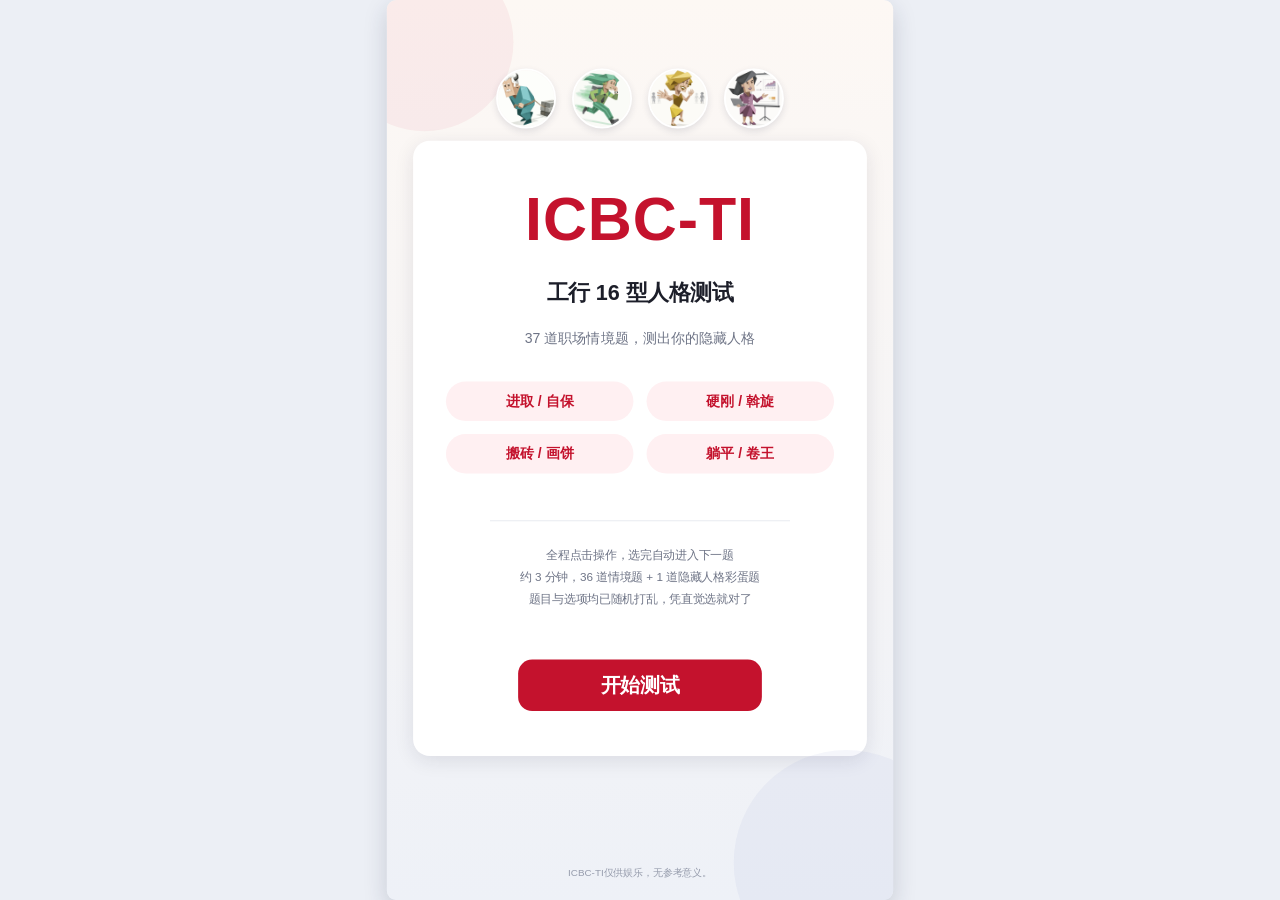
<file: index.html>
<!DOCTYPE html>
<html lang="zh-CN">
<head>
<meta charset="utf-8">
<title>ICBC-TI 人格测试</title>
<meta http-equiv="refresh" content="0; url=web/index.html">
<script>location.href = 'web/index.html';</script>
</head>
<body>正在跳转到 ICBC-TI 人格测试…</body>
</html>
</file>
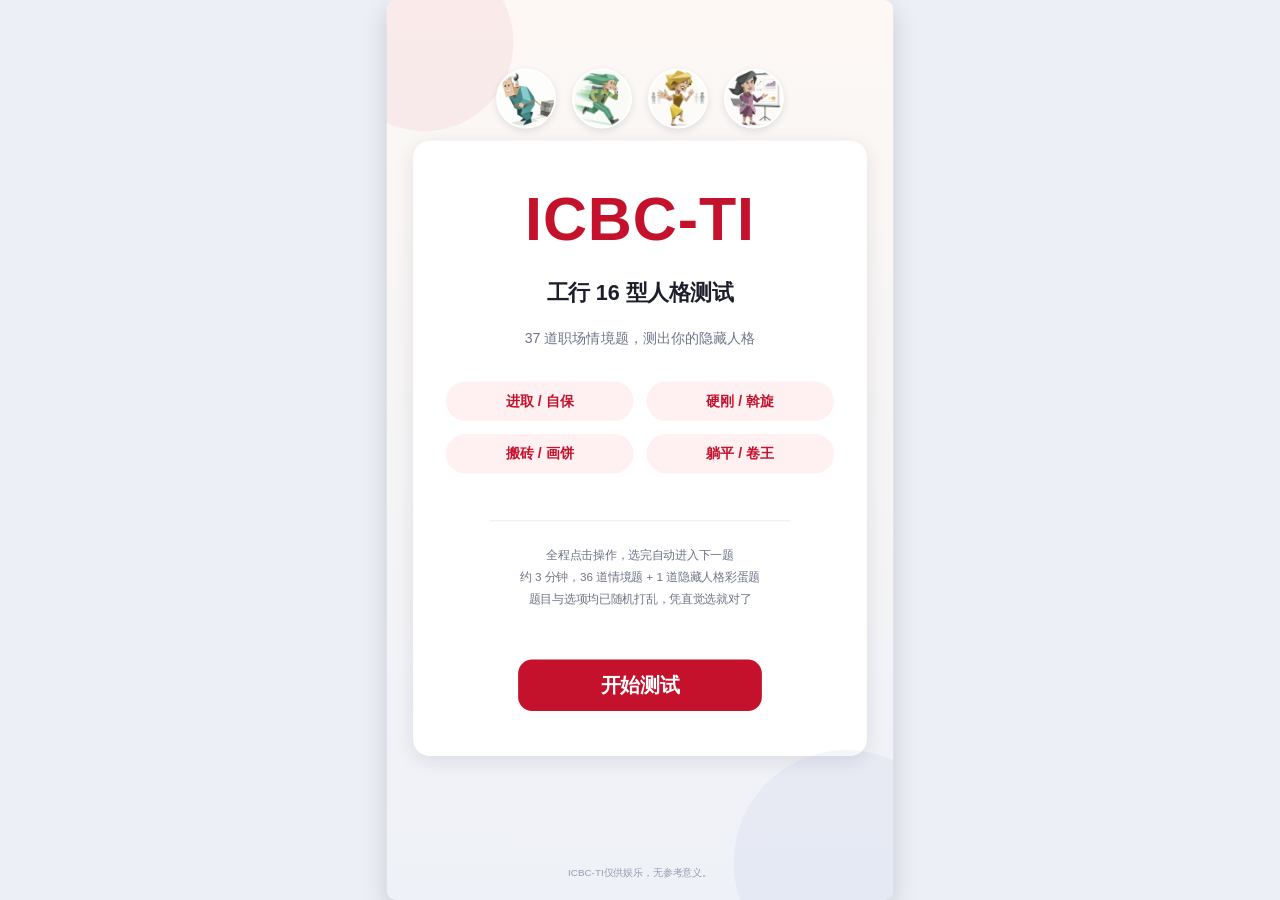
<file: web/index.html>
<!DOCTYPE html>
<html lang="zh-CN">
<head>
<meta charset="utf-8">
<meta name="viewport" content="width=device-width, initial-scale=1, maximum-scale=1, user-scalable=no, viewport-fit=cover">
<title>ICBC-TI 人格测试 · 工行16型人格</title>
<meta name="description" content="37 道职场情境题，测出你在工行的隐藏人格。">
<meta property="og:title" content="ICBC-TI 人格测试 · 工行16型人格">
<meta property="og:description" content="37 道职场情境题，测出你的隐藏人格。">
<meta property="og:image" content="images/p01.png">
<link rel="stylesheet" href="css/style.css">
</head>
<body>

<div id="viewport">
  <div id="stage">

    <!-- 开始页 -->
    <section id="screen-start" class="screen">
      <div class="avatar-row" id="avatar-row"></div>
      <div class="start-card">
        <div class="start-title">ICBC-TI</div>
        <div class="start-sub">工行 16 型人格测试</div>
        <div class="start-desc">37 道职场情境题，测出你的隐藏人格</div>
        <div class="chip-row" id="chip-row"></div>
        <div class="start-divider"></div>
        <div class="start-tips">
          全程点击操作，选完自动进入下一题<br>
          约 3 分钟，36 道情境题 + 1 道隐藏人格彩蛋题<br>
          题目与选项均已随机打乱，凭直觉选就对了
        </div>
        <button class="btn-start" id="btn-start">开始测试</button>
      </div>
      <div class="disclaimer"></div>
    </section>

    <!-- 答题页 -->
    <section id="screen-quiz" class="screen">
      <div class="q-top">
        <div class="q-meta">
          <span class="q-index" id="q-index">第 1 / 37 题</span>
          <span id="q-done">已完成 0 / 37</span>
        </div>
        <div class="bar"><div id="q-progress-fill"></div></div>
      </div>

      <div class="qcard">
        <div class="pill-row">
          <span class="pill" id="q-index-pill">第 1 / 37 题</span>
          <span class="pill pill-gold" id="q-tag">隐藏人格彩蛋</span>
        </div>
        <div id="q-text"></div>
      </div>

      <div class="q-options" id="q-options"></div>
      <div class="q-hint" id="q-hint">点击选项即刻作答，选择后自动进入下一题</div>
      <div class="disclaimer"></div>
    </section>

    <!-- 报告页 -->
    <section id="screen-report" class="screen">
      <div id="report-card"></div>
      <div class="report-actions">
        <button class="btn btn-primary" id="btn-export">导出报告</button>
        <button class="btn btn-ghost" id="btn-again">再测一次</button>
      </div>
      <div class="disclaimer"></div>
    </section>

  </div>
</div>

<!-- 海报预览 / 保存 -->
<div id="share-layer">
  <img id="share-img" alt="ICBC-TI 人格报告">
  <div class="share-actions">
    <button class="btn btn-primary" id="btn-save">下载图片</button>
    <button class="btn btn-ghost" id="btn-share-close">关闭</button>
  </div>
  <div class="share-tip">微信内若无法下载，请长按上方图片保存到相册</div>
</div>

<div id="toast"></div>

<script src="js/data.js"></script>
<script src="js/poster.js"></script>
<script src="js/app.js"></script>
</body>
</html>
</file>
<file: web/css/style.css>
/* ICBC-TI 人格测试 · 网页版样式
 * 逻辑画布 1080x1920（9:16），整体等比缩放适配手机与电脑
 */
* { box-sizing: border-box; -webkit-tap-highlight-color: transparent; }

html, body {
  margin: 0;
  padding: 0;
  height: 100%;
  overflow: hidden;
  background: #ECEFF5;
  color: #1C1E29;
  font-family: "PingFang SC", "Microsoft YaHei", "Hiragino Sans GB",
    "Heiti SC", "Source Han Sans SC", "Noto Sans CJK SC", sans-serif;
  overscroll-behavior: none;
}

#viewport {
  position: fixed;
  left: 0; right: 0; top: 0; bottom: 0;
  display: flex;
  align-items: center;
  justify-content: center;
}

#stage {
  position: relative;
  flex: 0 0 auto;
  width: 1080px;
  height: 1920px;
  transform-origin: center center;
  background: linear-gradient(180deg, #FDF8F4 0%, #EEF1F7 100%);
  overflow: hidden;
  border-radius: 20px;
  box-shadow: 0 18px 50px rgba(30, 40, 70, 0.18);
}

#stage::before, #stage::after {
  content: '';
  position: absolute;
  border-radius: 50%;
  pointer-events: none;
}
#stage::before { left: -110px; top: -100px; width: 380px; height: 380px; background: rgba(196, 18, 45, .05); }
#stage::after { right: -140px; bottom: -160px; width: 480px; height: 480px; background: rgba(60, 90, 180, .05); }

.screen { position: absolute; left: 0; right: 0; top: 0; bottom: 0; display: none; flex-direction: column; }
.screen.active { display: flex; }

.disclaimer {
  position: absolute;
  left: 0; right: 0; bottom: 44px;
  text-align: center;
  font-size: 21px;
  color: #969CAC;
}

/* ---------------------------------------------------------- 开始页 */

#screen-start { align-items: center; }

.avatar-row { margin-top: 146px; display: flex; gap: 34px; }
.avatar {
  width: 128px; height: 128px;
  border-radius: 50%;
  border: 4px solid #fff;
  background: #fff;
  object-fit: cover;
  box-shadow: 0 6px 16px rgba(30, 40, 70, .12);
}

.start-card {
  margin-top: 26px;
  width: 968px;
  background: #fff;
  border-radius: 36px;
  padding: 96px 40px 96px;
  text-align: center;
  box-shadow: 0 10px 40px rgba(26, 32, 56, .10);
}

.start-title { font-size: 130px; font-weight: 800; color: #C4122D; line-height: 1.1; letter-spacing: 2px; }
.start-sub { margin-top: 56px; font-size: 46px; font-weight: 700; }
.start-desc { margin-top: 44px; font-size: 30px; color: #6E7486; }

.chip-row { margin-top: 72px; display: flex; flex-wrap: wrap; gap: 28px; justify-content: center; }
.chip {
  width: 400px; height: 84px; line-height: 84px;
  border-radius: 42px;
  background: #FFF0F2;
  color: #C4122D;
  font-size: 30px; font-weight: 700;
}

.start-divider { margin: 100px auto 0; width: 640px; height: 2px; background: #E7E9F0; }
.start-tips { margin-top: 48px; font-size: 25px; color: #6E7486; line-height: 1.9; }

.btn-start {
  margin-top: 104px;
  width: 520px; height: 110px;
  border: none;
  border-radius: 30px;
  background: #C4122D;
  color: #fff;
  font-size: 42px; font-weight: 700;
  font-family: inherit;
  cursor: pointer;
}
.btn-start:active { background: #A30C24; }

/* ---------------------------------------------------------- 答题页 */

#screen-quiz { padding: 0 56px; justify-content: center; }

.q-meta { display: flex; align-items: center; justify-content: space-between; font-size: 23px; color: #6E7486; }
.q-meta .q-index { font-size: 28px; font-weight: 700; color: #1C1E29; }

.bar { margin-top: 26px; height: 14px; border-radius: 7px; background: #E6E9F1; overflow: hidden; }
#q-progress-fill { height: 100%; width: 0; background: #C4122D; border-radius: 7px; transition: width .25s ease; }

.qcard {
  margin-top: 52px;
  background: #fff;
  border-radius: 32px;
  padding: 30px 44px 44px;
  box-shadow: 0 10px 40px rgba(26, 32, 56, .10);
}
.pill-row { display: flex; gap: 16px; }
.pill { height: 44px; line-height: 44px; padding: 0 22px; border-radius: 22px; background: #FFF0F2; color: #C4122D; font-size: 23px; font-weight: 700; }
.pill-gold { background: #FFF7E6; color: #B07808; font-size: 21px; }

#q-text { margin-top: 34px; font-size: 40px; font-weight: 700; line-height: 1.35; }

.q-options { margin-top: 44px; }
.option {
  position: relative;
  display: flex;
  align-items: center;
  height: 170px;
  padding: 0 48px;
  margin-bottom: 30px;
  background: #F8F9FC;
  border: 3px solid #DEE2EB;
  border-radius: 28px;
  cursor: pointer;
  transition: background .12s, border-color .12s, box-shadow .12s;
}
.q-options.bonus .option { height: 150px; }
.q-options.bonus .opt-text { font-size: 31px; }

.option.selected { background: #C4122D; border-color: #C4122D; color: #fff; box-shadow: 0 12px 30px rgba(196, 18, 45, .25); }
.option.dim { background: #FAFAFC; border-color: #EAECF2; color: #C4C7D0; }

.opt-badge {
  flex: 0 0 auto;
  width: 64px; height: 64px;
  border-radius: 50%;
  background: #EEEFF4;
  color: #6E7486;
  font-size: 30px; font-weight: 700;
  display: flex; align-items: center; justify-content: center;
}
.option.selected .opt-badge { background: #fff; color: #C4122D; }
.option.dim .opt-badge { background: #ECEEF4; color: #C4C7D0; }

.opt-text { margin-left: 48px; font-size: 34px; line-height: 1.35; }

.opt-flag {
  position: absolute;
  right: 24px; bottom: 16px;
  height: 38px; line-height: 38px;
  padding: 0 20px 0 46px;
  border-radius: 19px;
  background: #fff;
  color: #C4122D;
  font-size: 21px; font-weight: 700;
  display: none;
}
.option.selected .opt-flag { display: block; }
.opt-flag::before {
  content: '';
  position: absolute;
  left: 20px; top: 10px;
  width: 13px; height: 13px;
  border-right: 4px solid #C4122D;
  border-bottom: 4px solid #C4122D;
  transform: rotate(45deg);
}

.q-hint { position: absolute; left: 0; right: 0; bottom: 108px; text-align: center; font-size: 21px; color: #969CAC; }

/* ---------------------------------------------------------- 报告页 */

#report-card {
  position: absolute;
  left: 44px; top: 34px;
  width: 992px; height: 1726px;
  background: #fff;
  border-radius: 36px;
  box-shadow: 0 10px 40px rgba(26, 32, 56, .10);
}

.r-title { position: absolute; font-size: 26px; font-weight: 700; }
.r-date { position: absolute; font-size: 21px; color: #969CAC; }
.r-divider { position: absolute; height: 2px; background: #E7E9F0; }

.r-img { position: absolute; border-radius: 28px; border: 3px solid #E7E9F0; object-fit: cover; background: #F7F8FB; }

.r-code, .r-en, .r-name, .r-poles { position: absolute; left: 0; right: 0; text-align: center; }
.r-code { font-size: 68px; font-weight: 800; line-height: 1.2; }
.r-en { font-size: 23px; color: #6E7486; line-height: 1.35; }
.r-name { font-size: 40px; font-weight: 800; line-height: 1.2; }
.r-poles { font-size: 26px; color: #6E7486; }

.r-group {
  position: absolute;
  left: 50%;
  transform: translateX(-50%);
  height: 44px; line-height: 44px;
  padding: 0 30px;
  border-radius: 22px;
  font-size: 24px; font-weight: 700;
}

.r-hidden { position: absolute; border-radius: 22px; border: 3px solid; padding: 22px; }
.r-hidden-line { line-height: 1.35; }

.star-cell { position: absolute; text-align: center; }
.star-label { font-size: 22px; font-weight: 700; }
.star-row { margin-top: 10px; font-size: 27px; letter-spacing: 6px; }
.star { color: #E0E3EA; }
.star.on { color: #E8A828; }
.star-score { margin-top: 2px; font-size: 19px; color: #969CAC; }

.r-reading-title { position: absolute; font-size: 27px; font-weight: 700; }
.r-reading-bar { position: absolute; width: 56px; height: 5px; border-radius: 3px; background: #C4122D; }
.r-items { position: absolute; }
.r-item-label { font-size: 19px; font-weight: 700; color: #969CAC; line-height: 1.35; }
.r-item-value { line-height: 1.35; }

.report-actions {
  position: absolute;
  left: 0; right: 0; top: 1780px;
  display: flex; justify-content: center; gap: 40px;
}

.btn {
  width: 300px; height: 80px;
  border: none;
  border-radius: 22px;
  font-size: 30px; font-weight: 700;
  font-family: inherit;
  cursor: pointer;
}
.btn-primary { background: #C4122D; color: #fff; }
.btn-primary:active { background: #A30C24; }
.btn-ghost { background: #fff; color: #1C1E29; border: 2px solid #DEE2EB; }

/* ---------------------------------------------------------- 海报预览层 */

#share-layer {
  position: fixed;
  left: 0; right: 0; top: 0; bottom: 0;
  background: rgba(12, 16, 28, .88);
  display: none;
  flex-direction: column;
  align-items: center;
  justify-content: center;
  padding: 20px;
  z-index: 50;
}
#share-layer.active { display: flex; }
#share-img { max-height: 72vh; max-width: 92vw; border-radius: 14px; box-shadow: 0 20px 50px rgba(0, 0, 0, .5); }
.share-actions { margin-top: 22px; display: flex; gap: 20px; }
.share-tip { margin-top: 16px; color: #D7DBE6; font-size: 15px; text-align: center; line-height: 1.7; }

#toast {
  position: fixed;
  left: 50%; bottom: 36px;
  transform: translateX(-50%);
  max-width: 86vw;
  padding: 13px 22px;
  border-radius: 12px;
  background: rgba(32, 36, 48, .94);
  color: #fff;
  font-size: 15px;
  line-height: 1.5;
  opacity: 0;
  pointer-events: none;
  transition: opacity .2s;
  z-index: 60;
}
#toast.show { opacity: 1; }

/* 手机竖屏：铺满可视区域 */
@media (max-aspect-ratio: 9/16) {
  #stage { border-radius: 0; box-shadow: none; }
}
</file>
